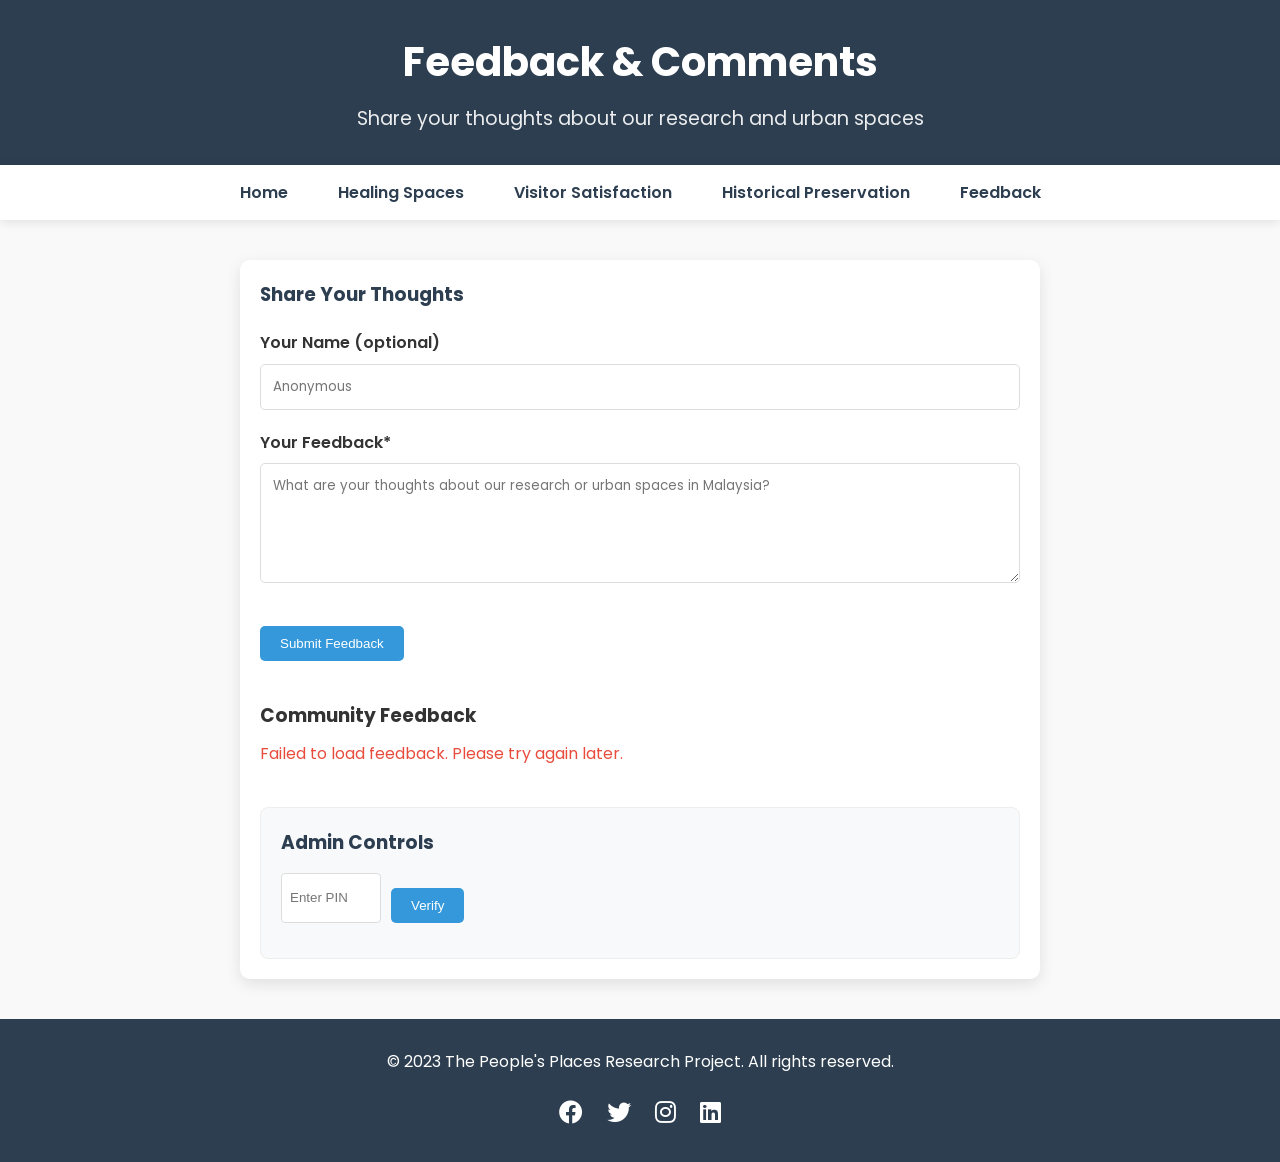
<file: project_csc541/feedback.html>
<!DOCTYPE html>
<html lang="en">
<head>
    <meta charset="UTF-8">
    <meta name="viewport" content="width=device-width, initial-scale=1.0">
    <title>Feedback | The People's Places</title>
    <link rel="stylesheet" href="styles.css">
    <link href="https://fonts.googleapis.com/css2?family=Poppins:wght@300;400;600;700&display=swap" rel="stylesheet">
    <link rel="stylesheet" href="https://cdnjs.cloudflare.com/ajax/libs/font-awesome/6.0.0-beta3/css/all.min.css">
    <style>
        .feedback-container {
            max-width: 800px;
            margin: 40px auto;
            padding: 20px;
            background: #fff;
            border-radius: 10px;
            box-shadow: 0 5px 15px rgba(0, 0, 0, 0.1);
        }

        .feedback-form {
            margin-bottom: 40px;
        }

        .feedback-form h3 {
            margin-bottom: 20px;
            color: var(--primary-color);
        }

        .form-group {
            margin-bottom: 20px;
        }

        .form-group label {
            display: block;
            margin-bottom: 8px;
            font-weight: 600;
        }

        .form-group input,
        .form-group textarea {
            width: 100%;
            padding: 12px;
            border: 1px solid #ddd;
            border-radius: 5px;
            font-family: 'Poppins', sans-serif;
        }

        .form-group textarea {
            min-height: 120px;
            resize: vertical;
        }

        .feedback-list {
            margin-top: 40px;
        }

        .feedback-item {
            background: #fff;
            border-radius: 8px;
            padding: 20px;
            margin-bottom: 20px;
            box-shadow: 0 3px 10px rgba(0, 0, 0, 0.08);
            position: relative;
        }

        .feedback-header {
            display: flex;
            justify-content: space-between;
            margin-bottom: 10px;
        }

        .feedback-author {
            font-weight: 600;
            color: var(--primary-color);
        }

        .feedback-date {
            color: #777;
            font-size: 0.9em;
        }

        .feedback-content {
            margin-bottom: 15px;
            line-height: 1.6;
        }

        .feedback-actions {
            display: flex;
            gap: 15px;
        }

        .reply-btn, .delete-btn {
            background: none;
            border: none;
            color: var(--secondary-color);
            cursor: pointer;
            font-size: 0.9em;
            display: flex;
            align-items: center;
            gap: 5px;
        }

        .delete-btn {
            color: var(--accent-color);
        }

        .reply-form {
            margin-top: 15px;
            padding-top: 15px;
            border-top: 1px dashed #ddd;
            display: none;
        }

        .replies {
            margin-top: 20px;
            padding-left: 20px;
            border-left: 3px solid var(--light-color);
        }

        .reply-item {
            background: #f9f9f9;
            border-radius: 5px;
            padding: 12px;
            margin-bottom: 10px;
        }

        .admin-controls {
            background: #f8f9fa;
            padding: 20px;
            border-radius: 8px;
            margin-top: 40px;
            border: 1px solid #eee;
        }

        .admin-controls h3 {
            margin-bottom: 15px;
            color: var(--primary-color);
        }

        .pin-input {
            display: flex;
            gap: 10px;
            margin-bottom: 15px;
        }

        .pin-input input {
            width: 100px;
            padding: 8px;
            border: 1px solid #ddd;
            border-radius: 4px;
        }

        .hidden {
            display: none;
        }

        .success-message {
            color: var(--success-color);
            margin-top: 10px;
        }

        .error-message {
            color: var(--accent-color);
            margin-top: 10px;
        }
    </style>
</head>
<body>
    <header>
        <div class="container">
            <h1>Feedback & Comments</h1>
            <p>Share your thoughts about our research and urban spaces</p>
        </div>
    </header>

    <nav id="main-nav">
        <div class="container">
            <ul>
                <li><a href="index.html">Home</a></li>
                <li><a href="healing-spaces.html">Healing Spaces</a></li>
                <li><a href="visitor-satisfaction.html">Visitor Satisfaction</a></li>
                <li><a href="historical-preservation.html">Historical Preservation</a></li>
                <li><a href="feedback.html" class="current">Feedback</a></li>
            </ul>
        </div>
    </nav>

    <section id="feedback">
        <div class="container">
            <div class="feedback-container">
                <div class="feedback-form">
                    <h3>Share Your Thoughts</h3>
                    <form id="newFeedbackForm">
                        <div class="form-group">
                            <label for="name">Your Name (optional)</label>
                            <input type="text" id="name" placeholder="Anonymous">
                        </div>
                        <div class="form-group">
                            <label for="feedback">Your Feedback*</label>
                            <textarea id="feedback" required placeholder="What are your thoughts about our research or urban spaces in Malaysia?"></textarea>
                        </div>
                        <button type="submit" class="btn">Submit Feedback</button>
                        <div id="formMessage" class="success-message hidden"></div>
                    </form>
                </div>

                <div class="feedback-list">
                    <h3>Community Feedback</h3>
                    <div id="feedbackItems">
                        <!-- Feedback items will be loaded here -->
                    </div>
                </div>

                <div class="admin-controls">
                    <h3>Admin Controls</h3>
                    <div class="pin-input">
                        <input type="password" id="adminPin" placeholder="Enter PIN">
                        <button id="verifyPin" class="btn">Verify</button>
                    </div>
                    <div id="pinMessage" class="error-message hidden"></div>
                </div>
            </div>
        </div>
    </section>

    <footer>
        <div class="container">
            <p>&copy; 2023 The People's Places Research Project. All rights reserved.</p>
            <div class="social-icons">
                <a href="#"><i class="fab fa-facebook"></i></a>
                <a href="#"><i class="fab fa-twitter"></i></a>
                <a href="#"><i class="fab fa-instagram"></i></a>
                <a href="#"><i class="fab fa-linkedin"></i></a>
            </div>
        </div>
    </footer>

 	  <script>
    const API_BASE = 'https://cors-anywhere.herokuapp.com/http://localhost/project-csc541/api/feedback.php';
    const ADMIN_PIN = "1234"; // Only for initial client-side validation
    
   
    const feedbackForm = document.getElementById('newFeedbackForm');
    const feedbackItems = document.getElementById('feedbackItems');
    const verifyPinBtn = document.getElementById('verifyPin');
    const adminPinInput = document.getElementById('adminPin');
    const pinMessage = document.getElementById('pinMessage');
    const formMessage = document.getElementById('formMessage');
    
    
    let isAdmin = false;
    let authToken = null;
    
    
    document.addEventListener('DOMContentLoaded', function() {
        loadFeedback();
        
        
        feedbackForm.addEventListener('submit', function(e) {
            e.preventDefault();
            submitFeedback();
        });
        
        
        verifyPinBtn.addEventListener('click', verifyAdminPin);
    });
    
    
    async function loadFeedback() {
        try {
            const response = await fetch(API_BASE);
            if (!response.ok) throw new Error('Network response was not ok');
            
            const feedback = await response.json();
            renderFeedback(feedback);
        } catch (error) {
            console.error('Error loading feedback:', error);
            feedbackItems.innerHTML = '<p class="error-message">Failed to load feedback. Please try again later.</p>';
        }
    }
    
    
    function renderFeedback(feedbackData) {
        feedbackItems.innerHTML = '';
        
        if (!feedbackData || feedbackData.length === 0) {
            feedbackItems.innerHTML = '<p>No feedback yet. Be the first to share your thoughts!</p>';
            return;
        }
        
        feedbackData.forEach(feedback => {
            const feedbackElement = createFeedbackElement(feedback);
            feedbackItems.appendChild(feedbackElement);
        });
    }
    
    
    function createFeedbackElement(feedback) {
        const feedbackElement = document.createElement('div');
        feedbackElement.className = 'feedback-item';
        feedbackElement.dataset.id = feedback.id;
        
        
        const header = document.createElement('div');
        header.className = 'feedback-header';
        
        const author = document.createElement('div');
        author.className = 'feedback-author';
        author.textContent = feedback.author || 'Anonymous';
        
        const date = document.createElement('div');
        date.className = 'feedback-date';
        date.textContent = formatDate(feedback.created_at);
        
        header.appendChild(author);
        header.appendChild(date);
        
        
        const content = document.createElement('div');
        content.className = 'feedback-content';
        content.textContent = feedback.content;
        
        
        const actions = document.createElement('div');
        actions.className = 'feedback-actions';
        
        const replyBtn = document.createElement('button');
        replyBtn.className = 'reply-btn';
        replyBtn.innerHTML = '<i class="fas fa-reply"></i> Reply';
        replyBtn.addEventListener('click', () => toggleReplyForm(feedback.id));
        
        actions.appendChild(replyBtn);
        
        
        if (isAdmin) {
            const deleteBtn = document.createElement('button');
            deleteBtn.className = 'delete-btn';
            deleteBtn.innerHTML = '<i class="fas fa-trash"></i> Delete';
            deleteBtn.addEventListener('click', () => deleteFeedback(feedback.id));
            actions.appendChild(deleteBtn);
        }
        
        
        const replyForm = document.createElement('div');
        replyForm.className = 'reply-form';
        replyForm.dataset.parentId = feedback.id;
        replyForm.innerHTML = `
            <div class="form-group">
                <label for="reply-name-${feedback.id}">Your Name (optional)</label>
                <input type="text" id="reply-name-${feedback.id}" placeholder="Anonymous">
            </div>
            <div class="form-group">
                <label for="reply-content-${feedback.id}">Your Reply*</label>
                <textarea id="reply-content-${feedback.id}" required placeholder="Write your reply..."></textarea>
            </div>
            <button type="button" class="btn submit-reply">Submit Reply</button>
            <div class="reply-message hidden"></div>
        `;
        
        replyForm.querySelector('.submit-reply').addEventListener('click', () => {
            submitReply(feedback.id);
        });
        
        
        const repliesElement = document.createElement('div');
        repliesElement.className = 'replies';
        
        if (feedback.replies && feedback.replies.length > 0) {
            feedback.replies.forEach(reply => {
                const replyElement = document.createElement('div');
                replyElement.className = 'reply-item';
                replyElement.innerHTML = `
                    <div class="feedback-header">
                        <div class="feedback-author">${reply.author || 'Anonymous'}</div>
                        <div class="feedback-date">${formatDate(reply.created_at)}</div>
                    </div>
                    <div class="feedback-content">${reply.content}</div>
                `;
                repliesElement.appendChild(replyElement);
            });
        }
        
        
        feedbackElement.appendChild(header);
        feedbackElement.appendChild(content);
        feedbackElement.appendChild(actions);
        feedbackElement.appendChild(replyForm);
        feedbackElement.appendChild(repliesElement);
        
        return feedbackElement;
    }
    
    
    async function submitFeedback() {
        const nameInput = document.getElementById('name');
        const feedbackInput = document.getElementById('feedback');
        
        if (!feedbackInput.value.trim()) {
            showMessage(formMessage, 'Please enter your feedback', 'error');
            return;
        }
        
        try {
            const response = await fetch(API_BASE, {
                method: 'POST',
                headers: {
                    'Content-Type': 'application/json'
                },
                body: JSON.stringify({
                    author: nameInput.value.trim() || undefined,
                    content: feedbackInput.value.trim()
                })
            });
            
            if (!response.ok) throw new Error('Submission failed');
            
            
            nameInput.value = '';
            feedbackInput.value = '';
            
            
            showMessage(formMessage, 'Thank you for your feedback!', 'success');
            
           
            loadFeedback();
        } catch (error) {
            console.error('Error submitting feedback:', error);
            showMessage(formMessage, 'Failed to submit feedback', 'error');
        }
    }
    
   
    async function submitReply(feedbackId) {
        const replyForm = document.querySelector(`.reply-form[data-parent-id="${feedbackId}"]`);
        const nameInput = replyForm.querySelector('input[type="text"]');
        const contentInput = replyForm.querySelector('textarea');
        const messageElement = replyForm.querySelector('.reply-message');
        
        if (!contentInput.value.trim()) {
            showMessage(messageElement, 'Please enter your reply', 'error');
            return;
        }
        
        try {
            const response = await fetch(API_BASE, {
                method: 'POST',
                headers: {
                    'Content-Type': 'application/json'
                },
                body: JSON.stringify({
                    feedback_id: feedbackId,
                    author: nameInput.value.trim() || undefined,
                    content: contentInput.value.trim()
                })
            });
            
            if (!response.ok) throw new Error('Reply failed');
            
           
            nameInput.value = '';
            contentInput.value = '';
            
           
            showMessage(messageElement, 'Reply submitted!', 'success');
            
          
            loadFeedback();
        } catch (error) {
            console.error('Error submitting reply:', error);
            showMessage(messageElement, 'Failed to submit reply', 'error');
        }
    }
    

    async function deleteFeedback(feedbackId) {
        if (!isAdmin || !authToken) return;
        
        if (confirm('Are you sure you want to delete this feedback?')) {
            try {
                const response = await fetch(`${API_BASE}?id=${feedbackId}`, {
                    method: 'DELETE',
                    headers: {
                        'Authorization': `Basic ${authToken}`
                    }
                });
                
                if (!response.ok) throw new Error('Deletion failed');
                
                // Reload feedback
                loadFeedback();
            } catch (error) {
                console.error('Error deleting feedback:', error);
                alert('Failed to delete feedback');
            }
        }
    }
    
    
    async function verifyAdminPin() {
        const enteredPin = adminPinInput.value.trim();
        
        if (!enteredPin) {
            showMessage(pinMessage, 'Please enter PIN', 'error');
            return;
        }
        
        try {
            const response = await fetch('api/login.php', {
                method: 'POST',
                headers: {
                    'Content-Type': 'application/json'
                },
                body: JSON.stringify({ pin: enteredPin })
            });
            
            const result = await response.json();
            
            if (result.success) {
                isAdmin = true;
                authToken = result.token;
                showMessage(pinMessage, 'Admin access granted', 'success');
                adminPinInput.value = '';
                loadFeedback(); // Re-render to show delete buttons
            } else {
                showMessage(pinMessage, result.message || 'Invalid PIN', 'error');
            }
        } catch (error) {
            console.error('Login error:', error);
            showMessage(pinMessage, 'Login failed', 'error');
        }
    }
    
 
    function formatDate(dateString) {
        const options = { year: 'numeric', month: 'short', day: 'numeric' };
        return new Date(dateString).toLocaleDateString(undefined, options);
    }
    

    function showMessage(element, message, type) {
        element.textContent = message;
        element.className = `${type}-message`;
        element.classList.remove('hidden');
        
      
        setTimeout(() => {
            element.classList.add('hidden');
        }, 3000);
    }
	</script>
 </body>
</html>
</file>
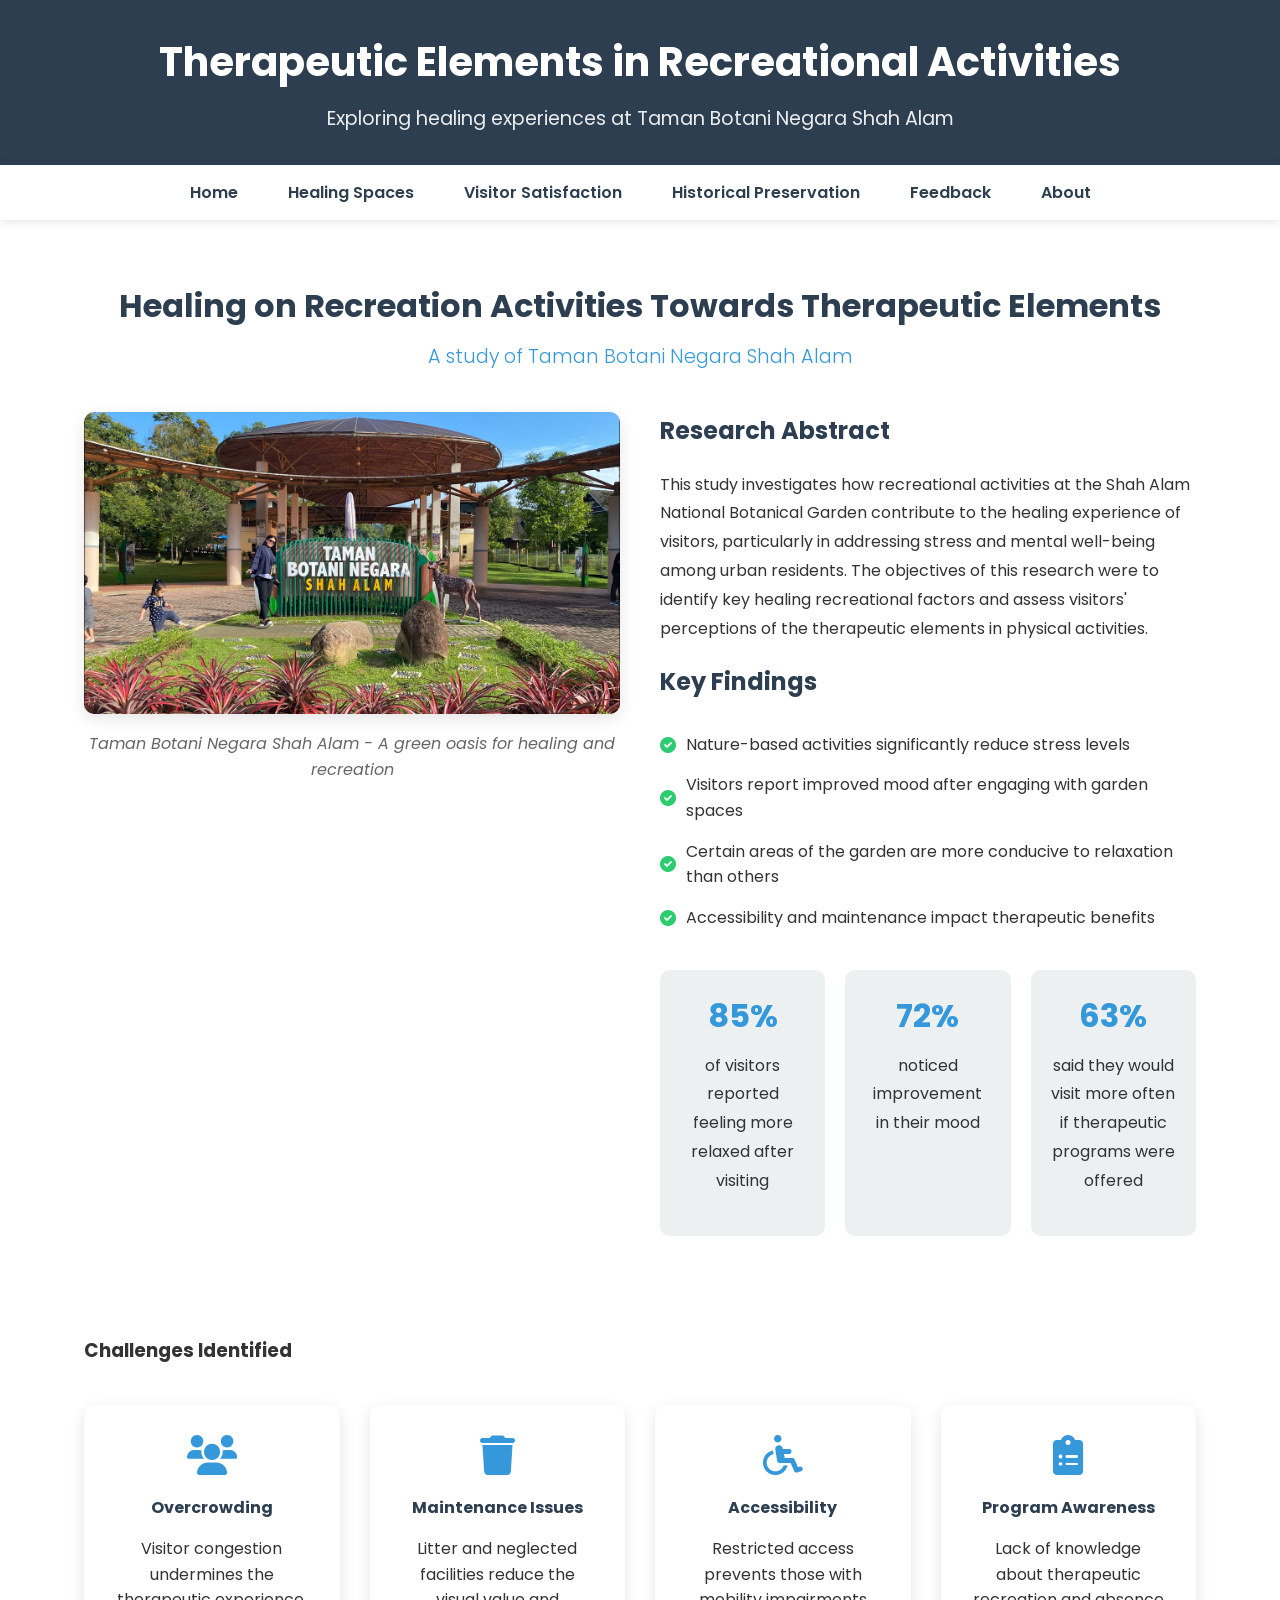
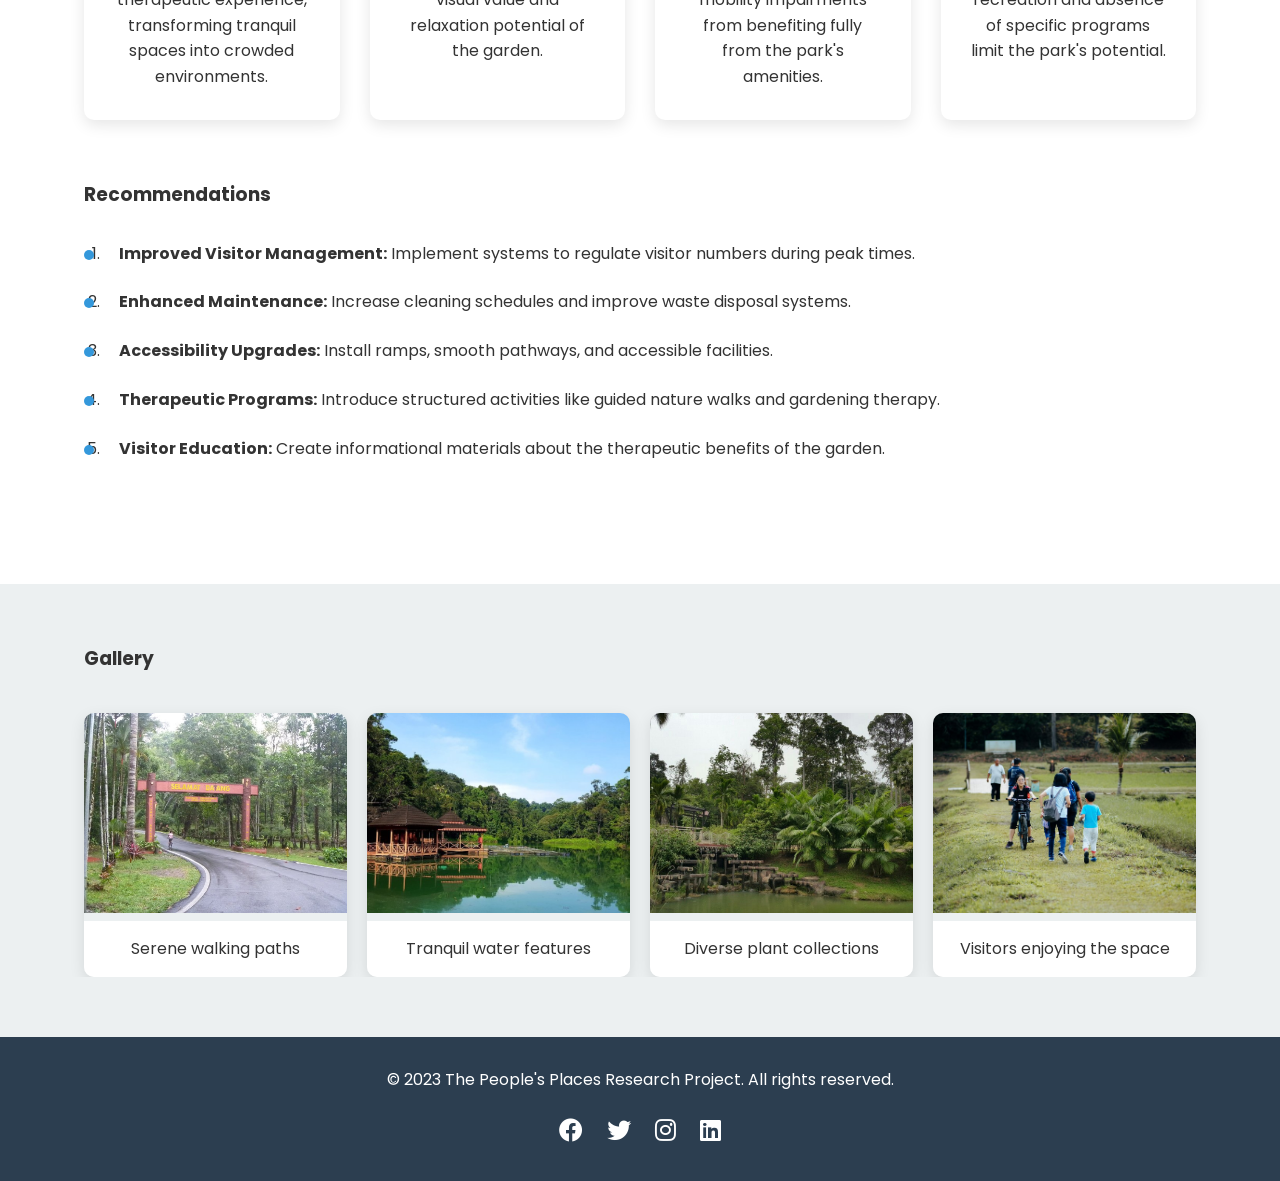
<file: project_csc541/healing-spaces.html>
<!DOCTYPE html>
<html lang="en">
<head>
    <meta charset="UTF-8">
    <meta name="viewport" content="width=device-width, initial-scale=1.0">
    <title>Healing Spaces | The People's Places</title>
    <link rel="stylesheet" href="styles.css">
    <link href="https://fonts.googleapis.com/css2?family=Poppins:wght@300;400;600;700&display=swap" rel="stylesheet">
    <link rel="stylesheet" href="https://cdnjs.cloudflare.com/ajax/libs/font-awesome/6.0.0-beta3/css/all.min.css">
</head>
<body>
    <header>
        <div class="container">
            <h1>Therapeutic Elements in Recreational Activities</h1>
            <p>Exploring healing experiences at Taman Botani Negara Shah Alam</p>
        </div>
    </header>

<nav id="main-nav">
    <div class="container">
        <ul>
            <li><a href="index.html">Home</a></li>
            <li><a href="healing-spaces.html">Healing Spaces</a></li>
            <li><a href="visitor-satisfaction.html">Visitor Satisfaction</a></li>
            <li><a href="historical-preservation.html">Historical Preservation</a></li>
            <li><a href="feedback.html">Feedback</a></li>
            <li><a href="#about">About</a></li>
        </ul>
    </div>
</nav>

    <section id="research-content">
        <div class="container">
            <div class="content-header">
                <h2>Healing on Recreation Activities Towards Therapeutic Elements</h2>
                <p class="subtitle">A study of Taman Botani Negara Shah Alam</p>
            </div>

            <div class="research-details">
                <div class="research-image">
                    <img src="image/img1-1.jpg" alt="Taman Botani Negara Shah Alam">
                    <p class="image-caption">Taman Botani Negara Shah Alam - A green oasis for healing and recreation</p>
                </div>

                <div class="research-text">
                    <h3>Research Abstract</h3>
                    <p>This study investigates how recreational activities at the Shah Alam National Botanical Garden contribute to the healing experience of visitors, particularly in addressing stress and mental well-being among urban residents. The objectives of this research were to identify key healing recreational factors and assess visitors' perceptions of the therapeutic elements in physical activities.</p>
                    
                    <h3>Key Findings</h3>
                    <ul class="findings-list">
                        <li><i class="fas fa-check-circle"></i> Nature-based activities significantly reduce stress levels</li>
                        <li><i class="fas fa-check-circle"></i> Visitors report improved mood after engaging with garden spaces</li>
                        <li><i class="fas fa-check-circle"></i> Certain areas of the garden are more conducive to relaxation than others</li>
                        <li><i class="fas fa-check-circle"></i> Accessibility and maintenance impact therapeutic benefits</li>
                    </ul>

                    <div class="research-stats">
                        <div class="stat-item">
                            <h4>85%</h4>
                            <p>of visitors reported feeling more relaxed after visiting</p>
                        </div>
                        <div class="stat-item">
                            <h4>72%</h4>
                            <p>noticed improvement in their mood</p>
                        </div>
                        <div class="stat-item">
                            <h4>63%</h4>
                            <p>said they would visit more often if therapeutic programs were offered</p>
                        </div>
                    </div>
                </div>
            </div>

            <div class="research-challenges">
                <h3>Challenges Identified</h3>
                <div class="challenge-cards">
                    <div class="challenge-card">
                        <i class="fas fa-users"></i>
                        <h4>Overcrowding</h4>
                        <p>Visitor congestion undermines the therapeutic experience, transforming tranquil spaces into crowded environments.</p>
                    </div>
                    <div class="challenge-card">
                        <i class="fas fa-trash"></i>
                        <h4>Maintenance Issues</h4>
                        <p>Litter and neglected facilities reduce the visual value and relaxation potential of the garden.</p>
                    </div>
                    <div class="challenge-card">
                        <i class="fas fa-wheelchair"></i>
                        <h4>Accessibility</h4>
                        <p>Restricted access prevents those with mobility impairments from benefiting fully from the park's amenities.</p>
                    </div>
                    <div class="challenge-card">
                        <i class="fas fa-clipboard-list"></i>
                        <h4>Program Awareness</h4>
                        <p>Lack of knowledge about therapeutic recreation and absence of specific programs limit the park's potential.</p>
                    </div>
                </div>
            </div>

            <div class="research-recommendations">
                <h3>Recommendations</h3>
                <ol class="recommendations-list">
                    <li>
                        <strong>Improved Visitor Management:</strong> Implement systems to regulate visitor numbers during peak times.
                    </li>
                    <li>
                        <strong>Enhanced Maintenance:</strong> Increase cleaning schedules and improve waste disposal systems.
                    </li>
                    <li>
                        <strong>Accessibility Upgrades:</strong> Install ramps, smooth pathways, and accessible facilities.
                    </li>
                    <li>
                        <strong>Therapeutic Programs:</strong> Introduce structured activities like guided nature walks and gardening therapy.
                    </li>
                    <li>
                        <strong>Visitor Education:</strong> Create informational materials about the therapeutic benefits of the garden.
                    </li>
                </ol>
            </div>
        </div>
    </section>

    <section id="gallery">
        <div class="container">
            <h3>Gallery</h3>
            <div class="gallery-grid">
                <div class="gallery-item">
                    <img src="image/img1-2.jpg" alt="Garden pathway" class="gallery-img">
                    <p class="gallery-caption">Serene walking paths</p>
                </div>
                <div class="gallery-item">
                    <img src="image/img1-3.jpg" alt="Garden lake" class="gallery-img">
                    <p class="gallery-caption">Tranquil water features</p>
                </div>
                <div class="gallery-item">
                    <img src="image/img1-4.jpg" alt="Garden plants" class="gallery-img">
                    <p class="gallery-caption">Diverse plant collections</p>
                </div>
                <div class="gallery-item">
                    <img src="image/img1-5.jpg" alt="People in garden" class="gallery-img">
                    <p class="gallery-caption">Visitors enjoying the space</p>
                </div>
            </div>
        </div>
    </section>

    <footer>
        <div class="container">
            <p>&copy; 2023 The People's Places Research Project. All rights reserved.</p>
            <div class="social-icons">
                <a href="#"><i class="fab fa-facebook"></i></a>
                <a href="#"><i class="fab fa-twitter"></i></a>
                <a href="#"><i class="fab fa-instagram"></i></a>
                <a href="#"><i class="fab fa-linkedin"></i></a>
            </div>
        </div>
    </footer>

    <script src="script.js"></script>
</body>
</html>
</file>
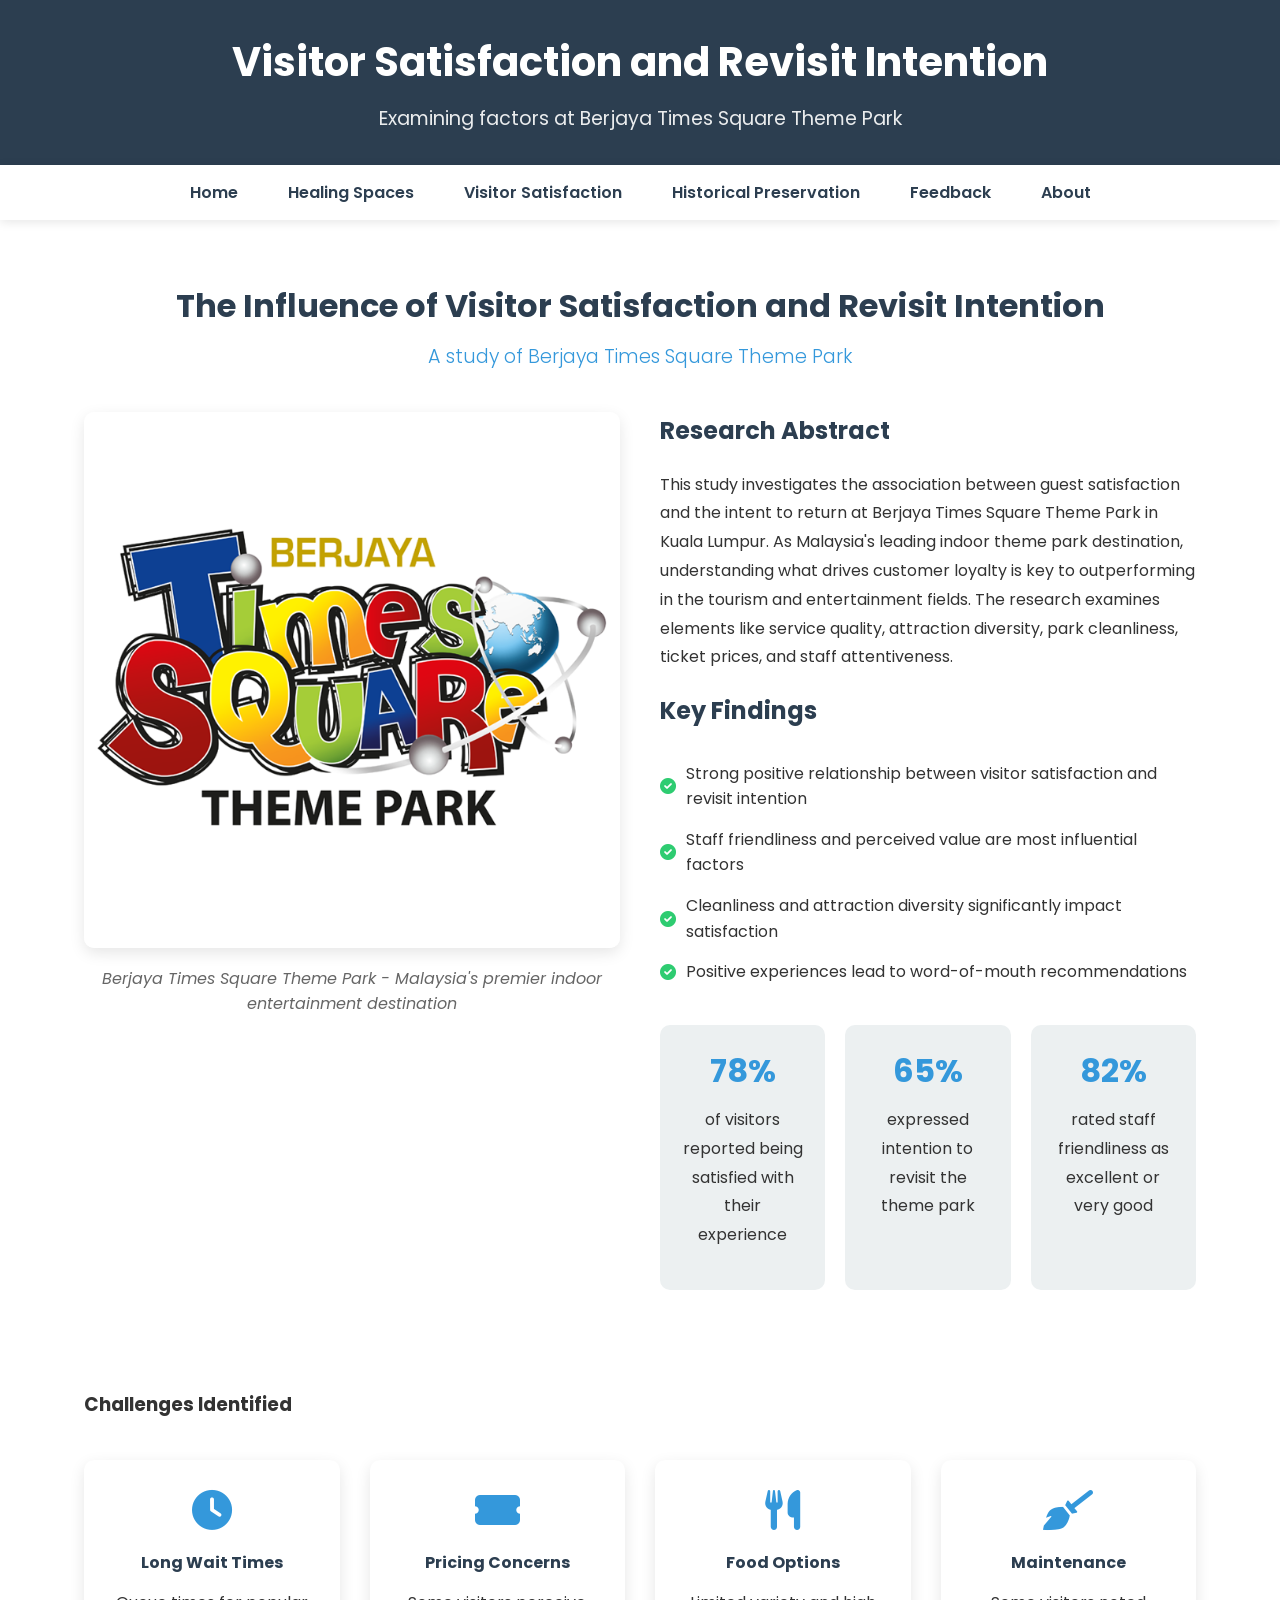
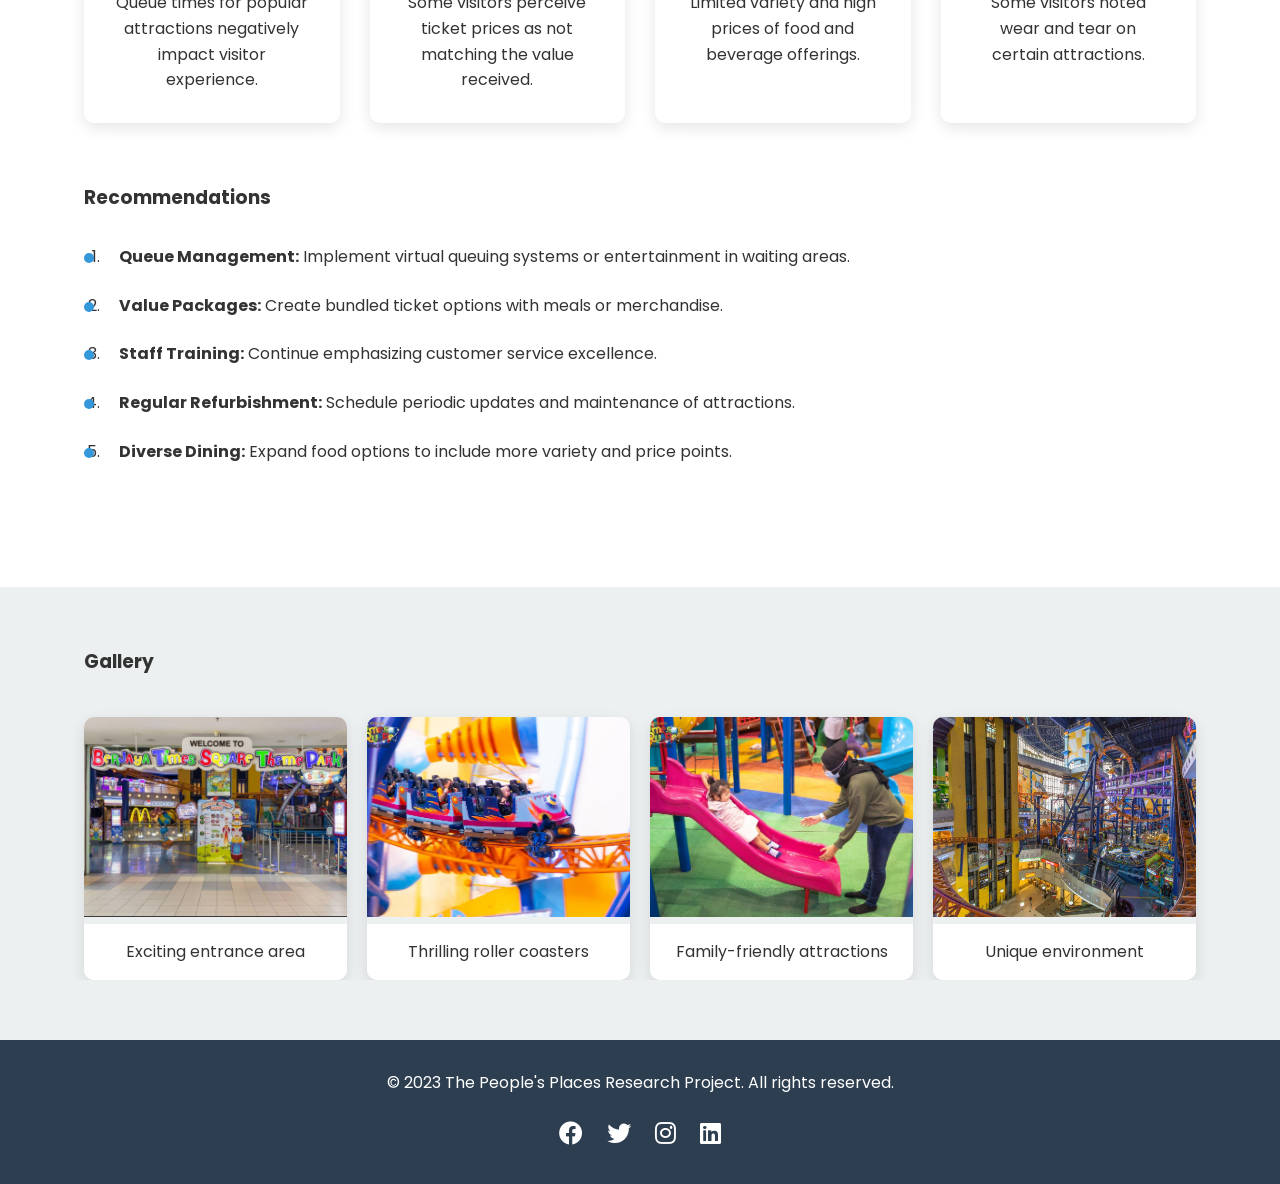
<file: project_csc541/visitor-satisfaction.html>
<!DOCTYPE html>
<html lang="en">
<head>
    <meta charset="UTF-8">
    <meta name="viewport" content="width=device-width, initial-scale=1.0">
    <title>Visitor Satisfaction | The People's Places</title>
    <link rel="stylesheet" href="styles.css">
    <link href="https://fonts.googleapis.com/css2?family=Poppins:wght@300;400;600;700&display=swap" rel="stylesheet">
    <link rel="stylesheet" href="https://cdnjs.cloudflare.com/ajax/libs/font-awesome/6.0.0-beta3/css/all.min.css">
</head>
<body>
    <header>
        <div class="container">
            <h1>Visitor Satisfaction and Revisit Intention</h1>
            <p>Examining factors at Berjaya Times Square Theme Park</p>
        </div>
    </header>

<nav id="main-nav">
    <div class="container">
        <ul>
            <li><a href="index.html">Home</a></li>
            <li><a href="healing-spaces.html">Healing Spaces</a></li>
            <li><a href="visitor-satisfaction.html">Visitor Satisfaction</a></li>
            <li><a href="historical-preservation.html">Historical Preservation</a></li>
            <li><a href="feedback.html">Feedback</a></li>
            <li><a href="#about">About</a></li>
        </ul>
    </div>
</nav>

    <section id="research-content">
        <div class="container">
            <div class="content-header">
                <h2>The Influence of Visitor Satisfaction and Revisit Intention</h2>
                <p class="subtitle">A study of Berjaya Times Square Theme Park</p>
            </div>

            <div class="research-details">
                <div class="research-image">
                    <img src="image/img2-1.png" alt="Berjaya Times Square Theme Park">
                    <p class="image-caption">Berjaya Times Square Theme Park - Malaysia's premier indoor entertainment destination</p>
                </div>

                <div class="research-text">
                    <h3>Research Abstract</h3>
                    <p>This study investigates the association between guest satisfaction and the intent to return at Berjaya Times Square Theme Park in Kuala Lumpur. As Malaysia's leading indoor theme park destination, understanding what drives customer loyalty is key to outperforming in the tourism and entertainment fields. The research examines elements like service quality, attraction diversity, park cleanliness, ticket prices, and staff attentiveness.</p>
                    
                    <h3>Key Findings</h3>
                    <ul class="findings-list">
                        <li><i class="fas fa-check-circle"></i> Strong positive relationship between visitor satisfaction and revisit intention</li>
                        <li><i class="fas fa-check-circle"></i> Staff friendliness and perceived value are most influential factors</li>
                        <li><i class="fas fa-check-circle"></i> Cleanliness and attraction diversity significantly impact satisfaction</li>
                        <li><i class="fas fa-check-circle"></i> Positive experiences lead to word-of-mouth recommendations</li>
                    </ul>

                    <div class="research-stats">
                        <div class="stat-item">
                            <h4>78%</h4>
                            <p>of visitors reported being satisfied with their experience</p>
                        </div>
                        <div class="stat-item">
                            <h4>65%</h4>
                            <p>expressed intention to revisit the theme park</p>
                        </div>
                        <div class="stat-item">
                            <h4>82%</h4>
                            <p>rated staff friendliness as excellent or very good</p>
                        </div>
                    </div>
                </div>
            </div>

            <div class="research-challenges">
                <h3>Challenges Identified</h3>
                <div class="challenge-cards">
                    <div class="challenge-card">
                        <i class="fas fa-clock"></i>
                        <h4>Long Wait Times</h4>
                        <p>Queue times for popular attractions negatively impact visitor experience.</p>
                    </div>
                    <div class="challenge-card">
                        <i class="fas fa-ticket-alt"></i>
                        <h4>Pricing Concerns</h4>
                        <p>Some visitors perceive ticket prices as not matching the value received.</p>
                    </div>
                    <div class="challenge-card">
                        <i class="fas fa-utensils"></i>
                        <h4>Food Options</h4>
                        <p>Limited variety and high prices of food and beverage offerings.</p>
                    </div>
                    <div class="challenge-card">
                        <i class="fas fa-broom"></i>
                        <h4>Maintenance</h4>
                        <p>Some visitors noted wear and tear on certain attractions.</p>
                    </div>
                </div>
            </div>

            <div class="research-recommendations">
                <h3>Recommendations</h3>
                <ol class="recommendations-list">
                    <li>
                        <strong>Queue Management:</strong> Implement virtual queuing systems or entertainment in waiting areas.
                    </li>
                    <li>
                        <strong>Value Packages:</strong> Create bundled ticket options with meals or merchandise.
                    </li>
                    <li>
                        <strong>Staff Training:</strong> Continue emphasizing customer service excellence.
                    </li>
                    <li>
                        <strong>Regular Refurbishment:</strong> Schedule periodic updates and maintenance of attractions.
                    </li>
                    <li>
                        <strong>Diverse Dining:</strong> Expand food options to include more variety and price points.
                    </li>
                </ol>
            </div>
        </div>
    </section>

    <section id="gallery">
        <div class="container">
            <h3>Gallery</h3>
            <div class="gallery-grid">
                <div class="gallery-item">
                    <img src="image/img2-2.jpeg" alt="Theme park entrance" class="gallery-img">
                    <p class="gallery-caption">Exciting entrance area</p>
                </div>
                <div class="gallery-item">
                    <img src="image/img2-3.jpg" alt="Roller coaster" class="gallery-img">
                    <p class="gallery-caption">Thrilling roller coasters</p>
                </div>
                <div class="gallery-item">
                    <img src="image/img2-4.jpg" alt="Family ride" class="gallery-img">
                    <p class="gallery-caption">Family-friendly attractions</p>
                </div>
                <div class="gallery-item">
                    <img src="image/img2-5.jpg" alt="Indoor park" class="gallery-img">
                    <p class="gallery-caption">Unique environment</p>
                </div>
            </div>
        </div>
    </section>

    <footer>
        <div class="container">
            <p>&copy; 2023 The People's Places Research Project. All rights reserved.</p>
            <div class="social-icons">
                <a href="#"><i class="fab fa-facebook"></i></a>
                <a href="#"><i class="fab fa-twitter"></i></a>
                <a href="#"><i class="fab fa-instagram"></i></a>
                <a href="#"><i class="fab fa-linkedin"></i></a>
            </div>
        </div>
    </footer>

    <script src="script.js"></script>
</body>
</html>
</file>
<file: project_csc541/styles.css>
/* Global Styles */
:root {
    --primary-color: #2c3e50;
    --secondary-color: #3498db;
    --light-color: #ecf0f1;
    --dark-color: #2c3e50;
    --accent-color: #e74c3c;
    --success-color: #2ecc71;
}

* {
    margin: 0;
    padding: 0;
    box-sizing: border-box;
}

body {
    font-family: 'Poppins', sans-serif;
    line-height: 1.6;
    color: #333;
    background-color: #f9f9f9;
}

.container {
    width: 90%;
    max-width: 1200px;
    margin: auto;
    overflow: hidden;
    padding: 0 20px;
}

a {
    text-decoration: none;
    color: var(--dark-color);
}

ul {
    list-style: none;
}

.btn {
    display: inline-block;
    background: var(--secondary-color);
    color: #fff;
    padding: 10px 20px;
    border: none;
    border-radius: 5px;
    cursor: pointer;
    transition: all 0.3s ease;
    margin-top: 15px;
}

.btn:hover {
    background: #2980b9;
    transform: translateY(-3px);
    box-shadow: 0 10px 20px rgba(0, 0, 0, 0.1);
}

/* Header */
header {
    background: var(--primary-color);
    color: #fff;
    padding: 30px 0;
    text-align: center;
    position: relative;
    overflow: hidden;
}

header h1 {
    font-size: 2.5rem;
    margin-bottom: 10px;
    animation: fadeIn 1.5s ease-in;
}

header p {
    font-size: 1.2rem;
    opacity: 0.9;
    animation: fadeIn 2s ease-in;
}

/* Navigation */
#main-nav {
    background: #fff;
    box-shadow: 0 2px 10px rgba(0, 0, 0, 0.1);
    position: sticky;
    top: 0;
    z-index: 100;
}

#main-nav ul {
    display: flex;
    justify-content: center;
    padding: 15px 0;
}

#main-nav li {
    margin: 0 15px;
}

#main-nav a {
    color: var(--dark-color);
    font-weight: 600;
    padding: 5px 10px;
    transition: all 0.3s ease;
    border-bottom: 2px solid transparent;
}

#main-nav a:hover {
    color: var(--secondary-color);
    border-bottom: 2px solid var(--secondary-color);
}

/* Showcase */
#showcase {
    background: linear-gradient(rgba(0, 0, 0, 0.7), rgba(0, 0, 0, 0.7)), url('images/showcase.jpg') no-repeat center center/cover;
    color: #fff;
    height: 400px;
    display: flex;
    align-items: center;
    text-align: center;
    position: relative;
}

#showcase h2 {
    font-size: 2.5rem;
    margin-bottom: 20px;
    animation: slideInFromLeft 1s ease-in;
}

#showcase p {
    font-size: 1.2rem;
    max-width: 700px;
    margin: 0 auto;
    animation: slideInFromRight 1s ease-in;
}

/* Research Topics */
#research-topics {
    padding: 80px 0;
    background: #fff;
}

#research-topics h2 {
    text-align: center;
    margin-bottom: 50px;
    font-size: 2rem;
    color: var(--primary-color);
    position: relative;
}

#research-topics h2::after {
    content: '';
    display: block;
    width: 100px;
    height: 3px;
    background: var(--secondary-color);
    margin: 15px auto;
}

.topic-container {
    display: grid;
    grid-template-columns: repeat(auto-fit, minmax(300px, 1fr));
    gap: 30px;
}

.topic-card {
    background: #fff;
    border-radius: 10px;
    box-shadow: 0 5px 15px rgba(0, 0, 0, 0.1);
    padding: 30px;
    text-align: center;
    transition: all 0.3s ease;
    cursor: pointer;
}

.topic-card:hover {
    transform: translateY(-10px);
    box-shadow: 0 15px 30px rgba(0, 0, 0, 0.2);
}

.topic-icon {
    width: 80px;
    height: 80px;
    background: var(--light-color);
    border-radius: 50%;
    display: flex;
    align-items: center;
    justify-content: center;
    margin: 0 auto 20px;
    color: var(--secondary-color);
    font-size: 2rem;
    transition: all 0.3s ease;
}

.topic-card:hover .topic-icon {
    background: var(--secondary-color);
    color: #fff;
}

.topic-card h3 {
    margin-bottom: 15px;
    color: var(--primary-color);
}

/* About Section */
#about {
    padding: 60px 0;
    background: var(--light-color);
    text-align: center;
}

#about h2 {
    margin-bottom: 30px;
    color: var(--primary-color);
}

#about p {
    max-width: 800px;
    margin: 0 auto;
    font-size: 1.1rem;
}

/* Footer */
footer {
    background: var(--dark-color);
    color: #fff;
    text-align: center;
    padding: 30px 0;
}

.social-icons {
    margin-top: 20px;
}

.social-icons a {
    color: #fff;
    margin: 0 10px;
    font-size: 1.5rem;
    transition: all 0.3s ease;
}

.social-icons a:hover {
    color: var(--secondary-color);
    transform: translateY(-3px);
}

/* Animations */
@keyframes fadeIn {
    from {
        opacity: 0;
    }
    to {
        opacity: 1;
    }
}

@keyframes slideInFromLeft {
    0% {
        transform: translateX(-100%);
        opacity: 0;
    }
    100% {
        transform: translateX(0);
        opacity: 1;
    }
}

@keyframes slideInFromRight {
    0% {
        transform: translateX(100%);
        opacity: 0;
    }
    100% {
        transform: translateX(0);
        opacity: 1;
    }
}

/* Responsive Design */
@media (max-width: 768px) {
    #main-nav ul {
        flex-direction: column;
        align-items: center;
    }

    #main-nav li {
        margin: 10px 0;
    }

    header h1 {
        font-size: 2rem;
    }

    #showcase h2 {
        font-size: 2rem;
    }

    .topic-container {
        grid-template-columns: 1fr;
    }
}

/* Research Content Page Styles */
#research-content {
    padding: 60px 0;
    background: #fff;
}

.content-header {
    text-align: center;
    margin-bottom: 40px;
}

.content-header h2 {
    font-size: 2rem;
    color: var(--primary-color);
    margin-bottom: 10px;
}

.content-header .subtitle {
    font-size: 1.2rem;
    color: var(--secondary-color);
    font-weight: 300;
}

.research-details {
    display: grid;
    grid-template-columns: 1fr 1fr;
    gap: 40px;
    margin-bottom: 60px;
}

.research-image img {
    width: 100%;
    border-radius: 10px;
    box-shadow: 0 5px 15px rgba(0, 0, 0, 0.1);
}

.image-caption {
    margin-top: 10px;
    font-style: italic;
    color: #666;
    text-align: center;
}

.research-text h3 {
    color: var(--primary-color);
    margin-bottom: 20px;
    font-size: 1.5rem;
}

.research-text p {
    margin-bottom: 20px;
    line-height: 1.8;
}

.findings-list {
    margin: 30px 0;
}

.findings-list li {
    margin-bottom: 15px;
    display: flex;
    align-items: center;
}

.findings-list i {
    margin-right: 10px;
    color: var(--success-color);
}

.research-stats {
    display: grid;
    grid-template-columns: repeat(auto-fit, minmax(150px, 1fr));
    gap: 20px;
    margin: 40px 0;
}

.stat-item {
    text-align: center;
    padding: 20px;
    background: var(--light-color);
    border-radius: 10px;
}

.stat-item h4 {
    font-size: 2rem;
    color: var(--secondary-color);
    margin-bottom: 10px;
}

.research-challenges {
    margin: 60px 0;
}

.challenge-cards {
    display: grid;
    grid-template-columns: repeat(auto-fit, minmax(250px, 1fr));
    gap: 30px;
    margin-top: 40px;
}

.challenge-card {
    background: #fff;
    border-radius: 10px;
    box-shadow: 0 5px 15px rgba(0, 0, 0, 0.1);
    padding: 30px;
    text-align: center;
    transition: all 0.3s ease;
}

.challenge-card:hover {
    transform: translateY(-5px);
    box-shadow: 0 10px 25px rgba(0, 0, 0, 0.15);
}

.challenge-card i {
    font-size: 2.5rem;
    color: var(--secondary-color);
    margin-bottom: 20px;
}

.challenge-card h4 {
    margin-bottom: 15px;
    color: var(--primary-color);
}

.research-recommendations {
    margin: 60px 0;
}

.recommendations-list {
    margin-top: 30px;
    padding-left: 20px;
}

.recommendations-list li {
    margin-bottom: 20px;
    padding-left: 15px;
    position: relative;
    line-height: 1.8;
}

.recommendations-list li::before {
    content: '';
    position: absolute;
    left: -20px;
    top: 10px;
    width: 10px;
    height: 10px;
    background: var(--secondary-color);
    border-radius: 50%;
}

/* Gallery */
#gallery {
    padding: 60px 0;
    background: var(--light-color);
}

.gallery-grid {
    display: grid;
    grid-template-columns: repeat(auto-fit, minmax(250px, 1fr));
    gap: 20px;
    margin-top: 40px;
}

.gallery-item {
    position: relative;
    overflow: hidden;
    border-radius: 10px;
    box-shadow: 0 5px 15px rgba(0, 0, 0, 0.1);
}

.gallery-img {
    width: 100%;
    height: 200px;
    object-fit: cover;
    transition: transform 0.5s ease;
}

.gallery-item:hover .gallery-img {
    transform: scale(1.1);
}

.gallery-caption {
    padding: 15px;
    text-align: center;
    background: #fff;
}

/* Responsive Design for Research Pages */
@media (max-width: 768px) {
    .research-details {
        grid-template-columns: 1fr;
    }
    
    .research-stats {
        grid-template-columns: 1fr 1fr;
    }
    
    .challenge-cards {
        grid-template-columns: 1fr;
    }
}

@media (max-width: 480px) {
    .research-stats {
        grid-template-columns: 1fr;
    }
}
</file>
